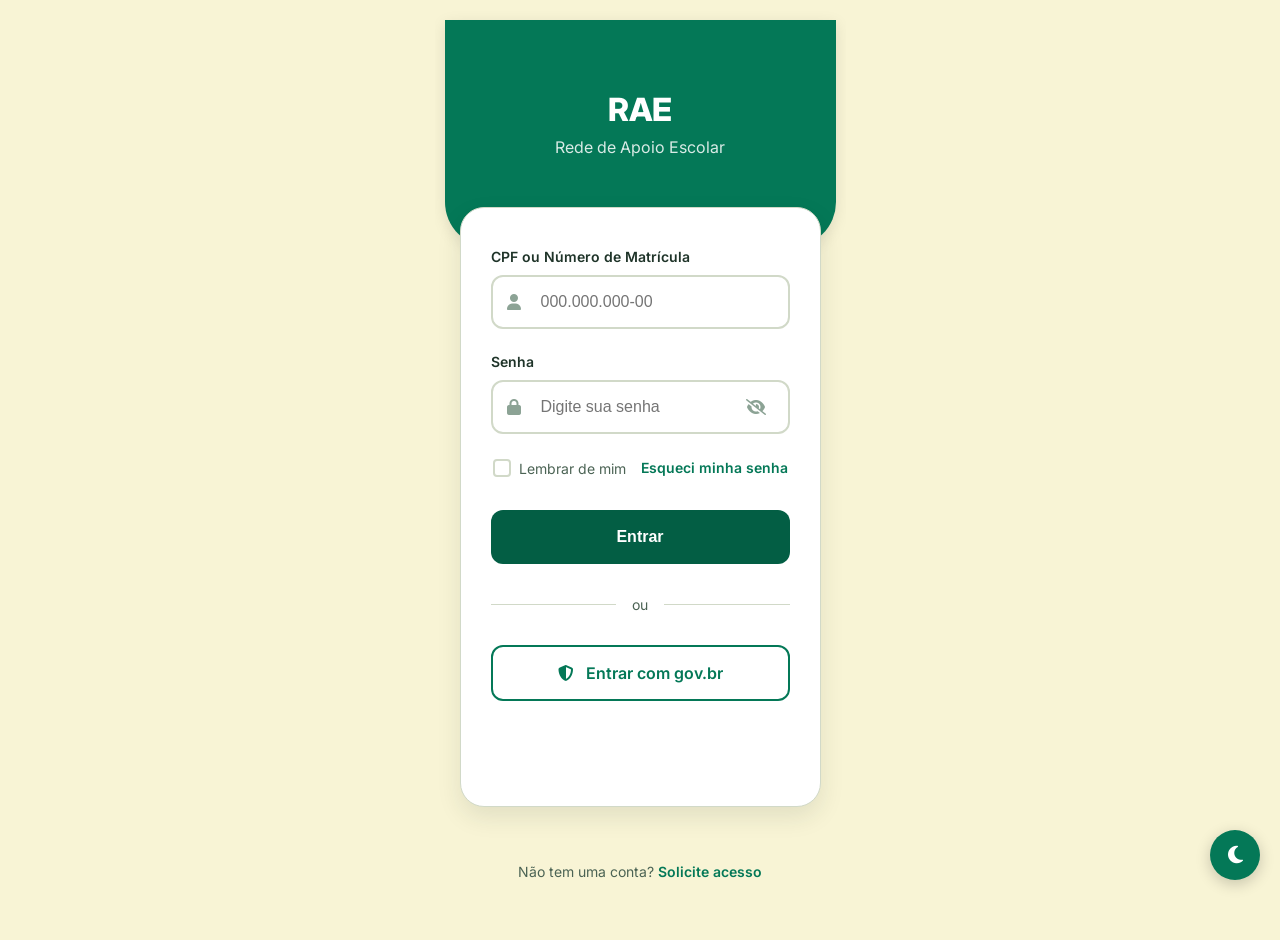
<file: REA/index.html>
<!DOCTYPE html>
<html lang="pt-BR">
<head>
    <meta charset="UTF-8">
    <meta name="viewport" content="width=device-width, initial-scale=1.0">
    <title>RAE - Rede de Apoio Escolar</title>
    <link rel="stylesheet" href="style.css">
    <link rel="preconnect" href="https://fonts.googleapis.com">
    <link rel="preconnect" href="https://fonts.gstatic.com" crossorigin>
    <link href="https://fonts.googleapis.com/css2?family=Inter:wght@400;500;600;700;800&display=swap" rel="stylesheet">
    <link rel="stylesheet" href="https://cdnjs.cloudflare.com/ajax/libs/font-awesome/6.5.2/css/all.min.css">
</head>
<body>
    <div class="login-container">
        <header class="login-header">
            <div class="header-content">
                <h1>RAE</h1>
                <p>Rede de Apoio Escolar</p>
            </div>
        </header>

        <main class="login-main">
            <form class="login-form" id="loginForm" novalidate>
                <div class="form-group">
                    <label for="user-id">CPF ou Número de Matrícula</label>
                    <div class="input-wrapper">
                        <i class="fas fa-user" aria-hidden="true"></i>
                        <input 
                            type="text" 
                            id="user-id" 
                            name="user-id"
                            placeholder="000.000.000-00" 
                            inputmode="numeric" 
                            autocomplete="username"
                            required
                            aria-required="true"
                        >
                    </div>
                    <span class="error-message" id="user-error">Por favor, insira um CPF ou matrícula válida.</span>
                </div>

                <div class="form-group">
                    <label for="password">Senha</label>
                    <div class="input-wrapper">
                        <i class="fas fa-lock" aria-hidden="true"></i>
                        <input 
                            type="password" 
                            id="password" 
                            name="password"
                            placeholder="Digite sua senha" 
                            autocomplete="current-password"
                            required
                            aria-required="true"
                        >
                        <i class="fas fa-eye-slash" id="togglePassword" role="button" aria-label="Mostrar senha" tabindex="0"></i>
                    </div>
                    <span class="error-message" id="password-error">A senha é obrigatória.</span>
                </div>

                <div class="form-options">
                    <label class="remember-me">
                        <input type="checkbox" id="remember">
                        <span>Lembrar de mim</span>
                    </label>
                    <a href="forgot-password.html" target="_blank" class="forgot-password">Esqueci minha senha</a>
                </div>

                <button type="submit" class="btn-login" id="submitBtn">
                    <span class="btn-text">Entrar</span>
                    <div class="loader"></div>
                </button>

                <div class="divider">
                    <span>ou</span>
                </div>

                <a href="https://sso.acesso.gov.br/" target="_blank" class="btn-gov" aria-label="Entrar com a conta gov.br" style="text-decoration: none;">
                    <i class="fas fa-shield-alt" aria-hidden="true"></i>
                    Entrar com gov.br
                </a>
            </form>

            <footer class="login-footer">
                <p>Não tem uma conta? <a href="request-access.html" target="_blank">Solicite acesso</a></p>
            </footer>
        </main>
    </div>
    <script src="script.js"></script>
    <div class="theme-toggle">
        <button id="themeToggleBtn" class="btn-theme" aria-label="Alternar modo claro/escuro">
            <i class="fas fa-moon"></i>
        </button>
    </div>
</body>
</html>
</file>
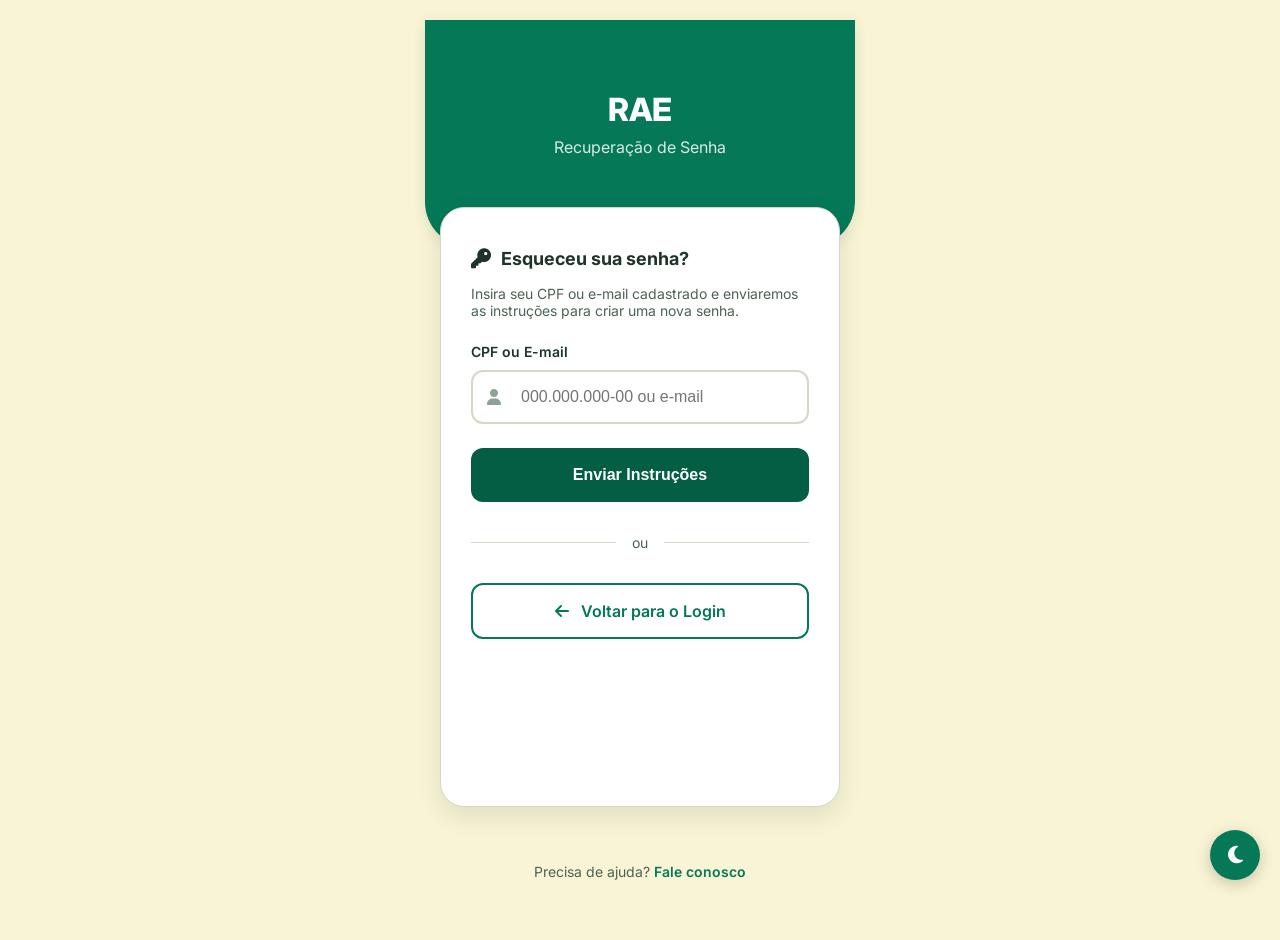
<file: REA/forgot-password.html>
<!DOCTYPE html>
<html lang="pt-BR">
<head>
    <meta charset="UTF-8">
    <meta name="viewport" content="width=device-width, initial-scale=1.0">
    <title>Recuperar Senha - RAE</title>
    <link rel="stylesheet" href="style.css">
    <link rel="preconnect" href="https://fonts.googleapis.com">
    <link rel="preconnect" href="https://fonts.gstatic.com" crossorigin>
    <link href="https://fonts.googleapis.com/css2?family=Inter:wght@400;500;600;700;800&display=swap" rel="stylesheet">
    <link rel="stylesheet" href="https://cdnjs.cloudflare.com/ajax/libs/font-awesome/6.5.2/css/all.min.css">
</head>
<body>
    <div class="login-container">
        <header class="login-header">
            <div class="header-content">
                <h1>RAE</h1>
                <p>Recuperação de Senha</p>
            </div>
        </header>

        <main class="login-main">
            <div class="login-form">
                <div class="section-header">
                    <i class="fas fa-key"></i>
                    <h2>Esqueceu sua senha?</h2>
                </div>
                <p style="margin-bottom: 24px; font-size: 14px; color: var(--text-muted);">Insira seu CPF ou e-mail cadastrado e enviaremos as instruções para criar uma nova senha.</p>
                
                <form id="forgotPasswordForm" novalidate>
                    <div id="forgotMessageContainer" class="message-banner" style="display: none; margin-bottom: 20px;"></div>
                    <div class="form-group">
                        <label for="recovery-id">CPF ou E-mail</label>
                        <div class="input-wrapper">
                            <i class="fas fa-user" aria-hidden="true"></i>
                            <input 
                                type="text" 
                                id="recovery-id" 
                                name="recovery-id"
                                placeholder="000.000.000-00 ou e-mail" 
                                required
                            >
                        </div>
                    </div>

                    <button type="submit" class="btn-login">
                        <span class="btn-text">Enviar Instruções</span>
                    </button>
                </form>

                <div class="divider">
                    <span>ou</span>
                </div>

                <a href="index.html" class="btn-gov" style="text-decoration: none;">
                    <i class="fas fa-arrow-left"></i>
                    Voltar para o Login
                </a>
            </div>

            <footer class="login-footer">
                <p>Precisa de ajuda? <a href="#">Fale conosco</a></p>
            </footer>
        </main>
    </div>
    <script src="script.js"></script>
    <div class="theme-toggle">
        <button id="themeToggleBtn" class="btn-theme" aria-label="Alternar modo claro/escuro">
            <i class="fas fa-moon"></i>
        </button>
    </div>
</body>
</html>
</file>
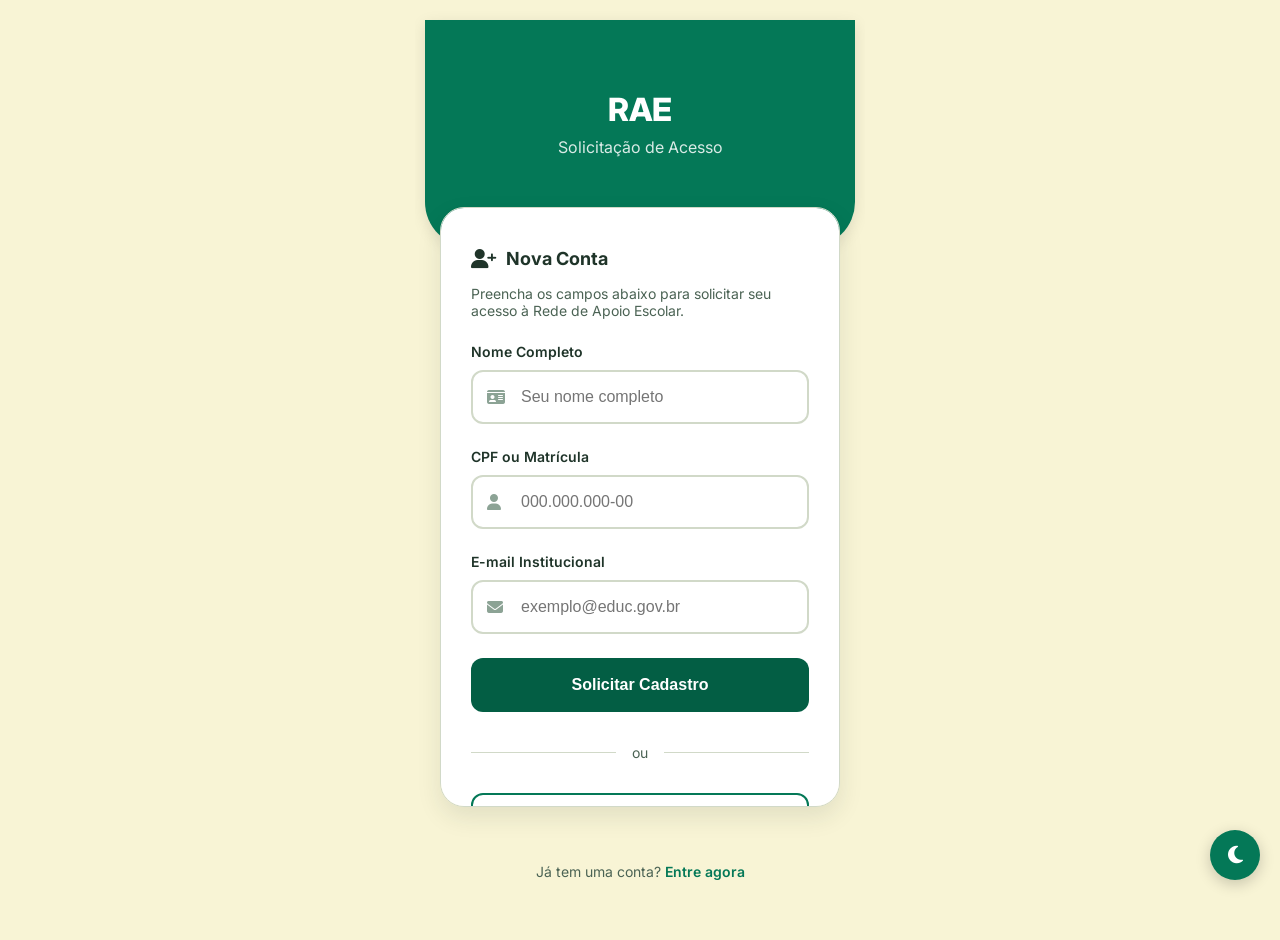
<file: REA/request-access.html>
<!DOCTYPE html>
<html lang="pt-BR">
<head>
    <meta charset="UTF-8">
    <meta name="viewport" content="width=device-width, initial-scale=1.0">
    <title>Solicitar Acesso - RAE</title>
    <link rel="stylesheet" href="style.css">
    <link rel="preconnect" href="https://fonts.googleapis.com">
    <link rel="preconnect" href="https://fonts.gstatic.com" crossorigin>
    <link href="https://fonts.googleapis.com/css2?family=Inter:wght@400;500;600;700;800&display=swap" rel="stylesheet">
    <link rel="stylesheet" href="https://cdnjs.cloudflare.com/ajax/libs/font-awesome/6.5.2/css/all.min.css">
</head>
<body>
    <div class="login-container">
        <header class="login-header">
            <div class="header-content">
                <h1>RAE</h1>
                <p>Solicitação de Acesso</p>
            </div>
        </header>

        <main class="login-main">
            <div class="login-form">
                <div class="section-header">
                    <i class="fas fa-user-plus"></i>
                    <h2>Nova Conta</h2>
                </div>
                <p style="margin-bottom: 24px; font-size: 14px; color: var(--text-muted);">Preencha os campos abaixo para solicitar seu acesso à Rede de Apoio Escolar.</p>
                
                <form id="requestAccessForm" novalidate>
                    <div id="requestMessageContainer" class="message-banner" style="display: none; margin-bottom: 20px;"></div>
                    <div class="form-group">
                        <label for="full-name">Nome Completo</label>
                        <div class="input-wrapper">
                            <i class="fas fa-id-card" aria-hidden="true"></i>
                            <input 
                                type="text" 
                                id="full-name" 
                                name="full-name"
                                placeholder="Seu nome completo" 
                                required
                            >
                        </div>
                    </div>

                    <div class="form-group">
                        <label for="reg-id">CPF ou Matrícula</label>
                        <div class="input-wrapper">
                            <i class="fas fa-user" aria-hidden="true"></i>
                            <input 
                                type="text" 
                                id="reg-id" 
                                name="reg-id"
                                placeholder="000.000.000-00" 
                                required
                            >
                        </div>
                    </div>

                    <div class="form-group">
                        <label for="reg-email">E-mail Institucional</label>
                        <div class="input-wrapper">
                            <i class="fas fa-envelope" aria-hidden="true"></i>
                            <input 
                                type="email" 
                                id="reg-email" 
                                name="reg-email"
                                placeholder="exemplo@educ.gov.br" 
                                required
                            >
                        </div>
                    </div>

                    <button type="submit" class="btn-login">
                        <span class="btn-text">Solicitar Cadastro</span>
                    </button>
                </form>

                <div class="divider">
                    <span>ou</span>
                </div>

                <a href="index.html" class="btn-gov" style="text-decoration: none;">
                    <i class="fas fa-arrow-left"></i>
                    Voltar para o Login
                </a>
            </div>

            <footer class="login-footer">
                <p>Já tem uma conta? <a href="index.html">Entre agora</a></p>
            </footer>
        </main>
    </div>
    <script src="script.js"></script>
    <div class="theme-toggle">
        <button id="themeToggleBtn" class="btn-theme" aria-label="Alternar modo claro/escuro">
            <i class="fas fa-moon"></i>
        </button>
    </div>
</body>
</html>
</file>
<file: REA/style.css>
/* Variáveis de Cores e Estilos - Nova Paleta */
:root {
    --primary-color: #047857;
    --primary-dark: #035e44;
    --primary-light: #7dd761;
    --accent-color: #ffdf00;
    --bg-color: #f8f4d5;
    --card-bg: #ffffff;
    --text-main: #1f3429;
    --text-muted: #4b6354;
    --text-placeholder: #8ca395;
    --border-color: #d1d9c8;
    --error-color: #dc2626;
    --success-color: #059669;
    --radius-header: 45px;
    --radius-card: 24px;
    --radius-input: 12px;
    --shadow-soft: 0 10px 25px rgba(31, 52, 41, 0.1);
    --transition-fast: 0.2s ease;
}

/* Modo Escuro (Baseado em Classe no HTML) */
html.dark-mode {
    --bg-color: #1f3429;
    --card-bg: #2a4438;
    --text-main: #f8f4d5;
    --text-muted: #a3b89a;
    --text-placeholder: #5c7568;
    --border-color: #3d5a4b;
    --shadow-soft: 0 10px 25px rgba(0, 0, 0, 0.3);
    --primary-light: rgba(125, 215, 97, 0.1);
}

html.dark-mode body {
    background-color: var(--bg-color);
}

html.dark-mode .login-header, 
html.dark-mode .dashboard-header {
    background-color: #2a4438;
    border-bottom: 1px solid var(--border-color);
}

html.dark-mode .btn-login {
    background-color: var(--primary-color);
}

html.dark-mode .btn-gov {
    border-color: var(--primary-color);
    color: var(--primary-color);
    background-color: transparent;
}

html.dark-mode .summary-card,
html.dark-mode .menu-card,
html.dark-mode .info-item {
    background-color: #345245;
}

html.dark-mode .menu-card.active {
    border-color: var(--accent-color);
}

html.dark-mode .tab-btn.active {
    background-color: var(--primary-color);
}

/* Botão de Alternar Tema */
.theme-toggle {
    position: fixed;
    bottom: 20px;
    right: 20px;
    z-index: 1000;
}

.btn-theme {
    width: 50px;
    height: 50px;
    border-radius: 50%;
    border: none;
    background-color: var(--primary-color);
    color: white;
    cursor: pointer;
    box-shadow: 0 4px 15px rgba(0, 0, 0, 0.2);
    display: flex;
    align-items: center;
    justify-content: center;
    font-size: 20px;
    transition: transform 0.2s, background-color 0.2s;
}

.btn-theme:hover {
    transform: scale(1.1);
    background-color: var(--primary-dark);
}

/* Reset e Base */
* {
    margin: 0;
    padding: 0;
    box-sizing: border-box;
}

body, html {
    font-family: 'Inter', sans-serif;
    background-color: var(--bg-color);
    color: var(--text-main);
    min-height: 100vh;
    overflow-x: hidden;
    transition: background-color var(--transition-fast);
    display: flex;
    justify-content: center;
    align-items: center; /* Centraliza verticalmente por padrão */
}

/* Estilo para alinhar login ao topo se necessário, mas manter dashboard centrado */
.dashboard-body {
    display: flex;
    justify-content: center;
    align-items: center;
}

/* Container Principal com animação de entrada */
.login-container, .dashboard-container {
    width: 100%;
    max-width: 420px;
    margin: 20px auto;
    display: flex;
    flex-direction: column;
    animation: fadeIn 0.6s ease-out;
    box-sizing: border-box;
    padding: 0 10px; /* Pequeno respiro nas bordas em mobile */
}

/* Suporte para Desktop (PC) */
@media (min-width: 768px) {
    .login-container, .dashboard-container {
        max-width: 420px; 
    }

    .login-form, .tab-pane {
        height: 600px !important; 
        padding: 40px 30px !important;
        width: 100% !important;
    }

    /* Ajustes para a nova largura */
    .home-grid {
        display: flex !important;
        flex-direction: column;
        gap: 15px !important;
    }

    .info-banner {
        grid-column: auto;
    }

    .menu-grid {
        display: flex !important;
        flex-direction: column;
        gap: 12px !important;
    }

    .tabs-nav {
        max-width: 420px !important;
        padding: 8px !important;
    }

    .tab-btn {
        flex-direction: column !important; /* Mantém ícone acima do texto no PC */
        gap: 4px !important;
        font-size: 12px !important;
        padding: 10px !important;
    }

    .tab-btn i {
        font-size: 16px !important;
    }

    .profile-info-list {
        display: flex !important;
        flex-direction: column !important;
        gap: 12px !important;
    }

    /* Ajuste para o login no PC */
    .login-container {
        max-width: 450px;
    }
}

@keyframes fadeIn {
    from { opacity: 0; transform: translateY(10px); }
    to { opacity: 1; transform: translateY(0); }
}

/* Cabeçalho */
.login-header, .dashboard-header {
    background-color: var(--primary-color);
    color: #ffffff;
    padding: 70px 20px 90px 20px;
    text-align: center;
    border-bottom-left-radius: var(--radius-header);
    border-bottom-right-radius: var(--radius-header);
    box-shadow: 0 4px 15px rgba(0, 0, 0, 0.1);
    position: relative;
    z-index: 5;
}

.login-header h1, .dashboard-header h1 {
    font-size: 32px;
    font-weight: 800;
    margin-bottom: 8px;
    letter-spacing: -0.5px;
}

.login-header p, .dashboard-header p {
    font-size: 16px;
    font-weight: 400;
    color: rgba(255, 255, 255, 0.85);
}

/* Logout Button */
.btn-logout {
    position: absolute;
    top: 20px;
    right: 20px;
    background: rgba(255, 255, 255, 0.2);
    border: none;
    color: white;
    width: 40px;
    height: 40px;
    border-radius: 50%;
    cursor: pointer;
    display: flex;
    align-items: center;
    justify-content: center;
    transition: background 0.2s;
}

.btn-logout:hover {
    background: rgba(255, 255, 255, 0.3);
}

/* Área Central */
.login-main, .dashboard-main {
    padding: 0 15px 40px;
    margin-top: -40px;
    position: relative;
    z-index: 10;
    display: flex;
    flex-direction: column;
    align-items: center;
    width: 100%;
    box-sizing: border-box;
}

/* Navegação por Abas (Horizontal Scrollable) */
.tabs-nav {
    display: flex;
    background-color: var(--card-bg);
    padding: 8px;
    border-radius: 16px;
    margin-bottom: 24px;
    box-shadow: var(--shadow-soft);
    border: 1px solid var(--border-color);
    width: 100%;
    max-width: 420px;
    overflow-x: auto;
    overflow-y: hidden;
    gap: 8px;
    scrollbar-width: thin; /* Firefox: barra fina */
    scrollbar-color: var(--primary-color) var(--bg-color); /* Firefox */
    -ms-overflow-style: auto;
}

/* Estilização da barra de rolagem (Chrome, Safari, Edge) */
.tabs-nav::-webkit-scrollbar {
    height: 6px; /* Barra horizontal fina */
}

.tabs-nav::-webkit-scrollbar-track {
    background: var(--bg-color);
    border-radius: 10px;
}

.tabs-nav::-webkit-scrollbar-thumb {
    background: var(--primary-light);
    border-radius: 10px;
    border: 1px solid var(--border-color);
}

.tabs-nav::-webkit-scrollbar-thumb:hover {
    background: var(--primary-color);
}

.tab-btn {
    flex: 0 0 85px; /* Não permite encolher nem crescer, largura fixa de 85px */
    display: flex;
    flex-direction: column;
    align-items: center;
    justify-content: center;
    gap: 4px;
    padding: 10px 5px;
    border: none;
    background: transparent;
    color: var(--text-muted);
    font-size: 11px;
    font-weight: 600;
    cursor: pointer;
    border-radius: 12px;
    transition: all 0.2s;
}

.tab-btn i {
    font-size: 16px;
}

.tab-btn.active {
    background-color: var(--primary-color);
    color: white;
    box-shadow: 0 4px 10px rgba(0, 51, 153, 0.2);
}

/* Estilos da Tela de Início (Home) */
.home-grid {
    display: flex;
    flex-direction: column;
    gap: 16px;
}

.summary-card {
    display: flex;
    align-items: center;
    gap: 16px;
    padding: 20px;
    background-color: var(--bg-color);
    border-radius: 16px;
    border: 1px solid var(--border-color);
    transition: transform 0.2s;
}

.summary-card:hover {
    transform: translateY(-2px);
}

.summary-card i {
    font-size: 24px;
    color: var(--primary-color);
    background: var(--primary-light);
    width: 50px;
    height: 50px;
    display: flex;
    align-items: center;
    justify-content: center;
    border-radius: 12px;
}

.summary-card h3 {
    font-size: 14px;
    color: var(--text-muted);
    margin-bottom: 4px;
}

.summary-card p {
    font-size: 15px;
    font-weight: 700;
    color: var(--text-main);
}

.info-banner {
    display: flex;
    align-items: center;
    gap: 12px;
    padding: 16px;
    background: linear-gradient(135deg, var(--primary-color), var(--primary-dark));
    color: white;
    border-radius: 16px;
    font-size: 14px;
}

.info-banner i {
    font-size: 20px;
}

/* Estilos do Card de Frequência */
.progress-bar-container {
    display: flex;
    align-items: center;
    gap: 10px;
    width: 100%;
}

.progress-bar {
    flex: 1;
    height: 12px;
    background-color: var(--border-color);
    border-radius: 6px;
    overflow: hidden;
}

.progress-bar-fill {
    width: 95%; /* Exemplo */
    height: 100%;
    background-color: var(--success-color);
    border-radius: 6px;
    transition: width 0.5s ease-out;
}

.progress-label {
    font-size: 14px;
    font-weight: 700;
    color: var(--text-main);
}

/* Estilos da Aba de Perfil */
.profile-container {
    display: flex;
    flex-direction: column;
    align-items: stretch; /* Mudado de center para stretch para evitar compressão */
    gap: 24px;
    width: 100%;
}

.profile-header {
    text-align: center;
    width: 100%;
}

.profile-avatar {
    width: 100px;
    height: 100px;
    background-color: var(--primary-light);
    color: var(--primary-color);
    border-radius: 50%;
    display: flex;
    align-items: center;
    justify-content: center;
    font-size: 40px;
    margin: 0 auto 16px;
    border: 4px solid var(--card-bg);
    box-shadow: var(--shadow-soft);
}

.profile-header h3 {
    font-size: 20px;
    font-weight: 700;
    margin-bottom: 4px;
}

.profile-header p {
    font-size: 14px;
    color: var(--text-muted);
}

.profile-info-list {
    width: 100%;
    display: flex;
    flex-direction: column;
    gap: 12px;
}

.info-item {
    display: flex;
    justify-content: space-between;
    padding: 14px;
    background-color: var(--bg-color);
    border-radius: 12px;
    font-size: 14px;
}

.info-label {
    color: var(--text-muted);
    font-weight: 600;
}

.info-value {
    color: var(--text-main);
    font-weight: 700;
}

.status-active {
    color: var(--success-color);
}

.btn-edit-profile {
    width: 100%;
    padding: 14px;
    background-color: transparent;
    color: var(--primary-color);
    border: 2px solid var(--primary-color);
    border-radius: 12px;
    font-size: 15px;
    font-weight: 700;
    cursor: pointer;
    display: flex;
    align-items: center;
    justify-content: center;
    gap: 8px;
    transition: all 0.2s;
}

.btn-edit-profile:hover {
    background-color: var(--primary-light);
}

/* Estilo para lista de escolas do professor */
.schools-list {
    flex-direction: column;
    align-items: flex-start !important;
}

#teacherSchools {
    display: flex;
    flex-direction: column;
    gap: 4px;
    margin-top: 4px;
}

/* Modal de Edição */
.modal-overlay {
    position: fixed;
    top: 0;
    left: 0;
    width: 100%;
    height: 100%;
    background-color: rgba(0, 0, 0, 0.5);
    display: none; /* Escondido por padrão */
    justify-content: center;
    align-items: center;
    z-index: 1000;
    backdrop-filter: blur(4px);
    animation: fadeIn 0.3s ease;
}

.modal-overlay.active {
    display: flex;
}

.modal-card {
    background-color: var(--card-bg);
    width: 90%;
    max-width: 400px;
    border-radius: 24px;
    padding: 24px;
    box-shadow: 0 20px 40px rgba(0, 0, 0, 0.2);
    animation: slideUp 0.3s ease;
}

@keyframes slideUp {
    from { transform: translateY(20px); opacity: 0; }
    to { transform: translateY(0); opacity: 1; }
}

.modal-header {
    display: flex;
    justify-content: space-between;
    align-items: center;
    margin-bottom: 24px;
}

.modal-header h2 {
    font-size: 20px;
    font-weight: 700;
    color: var(--text-main);
}

.btn-close-modal {
    background: none;
    border: none;
    font-size: 28px;
    color: var(--text-muted);
    cursor: pointer;
    line-height: 1;
}

.modal-form .form-group {
    margin-bottom: 16px;
}

.modal-form label {
    display: block;
    font-size: 14px;
    font-weight: 600;
    color: var(--text-muted);
    margin-bottom: 6px;
}

.modal-form input {
    width: 100%;
    padding: 12px 16px;
    border: 2px solid var(--border-color);
    border-radius: 12px;
    background: var(--bg-color);
    color: var(--text-main);
    font-size: 14px;
}

.modal-form input:focus {
    outline: none;
    border-color: var(--primary-color);
}

.modal-actions {
    margin-top: 24px;
}

.btn-save-profile {
    width: 100%;
    padding: 16px;
    background-color: var(--primary-color);
    color: white;
    border: none;
    border-radius: 12px;
    font-size: 16px;
    font-weight: 700;
    cursor: pointer;
    transition: background 0.2s;
}

.btn-save-profile:hover {
    background-color: var(--primary-dark);
}

/* Container de Abas e Conteúdo */
.tab-content {
    width: 100%;
    display: flex;
    flex-direction: column;
    align-items: center;
}

/* Formulário e Abas Individuais - Padronização Radical de Largura e Altura */
.login-form, .tab-pane {
    background-color: var(--card-bg);
    border-radius: var(--radius-card);
    padding: 36px 20px;
    box-shadow: var(--shadow-soft);
    border: 1px solid var(--border-color);
    margin-bottom: 24px;
    width: 100% !important; 
    height: 600px !important; 
    min-height: 600px;
    display: flex; /* Forçado para que todas as abas tenham o mesmo comportamento base */
    flex-direction: column;
    overflow-y: auto;
    overflow-x: hidden;
    scrollbar-width: none;
    -ms-overflow-style: none;
    box-sizing: border-box;
    flex-shrink: 0;
}

/* Esconde as abas inativas mantendo a estrutura */
.tab-pane:not(.active) {
    display: none !important;
}

.tab-pane.active {
    display: flex !important;
}

/* Diferenciação de Display */
.login-form {
    display: flex;
    justify-content: flex-start;
}

.tab-pane {
    display: none; 
    justify-content: flex-start;
    align-items: stretch; /* Garante que o conteúdo estique até a borda */
}

.tab-pane.active {
    display: flex;
}

/* Grids e Containers Internos do Dashboard */
.home-grid, .menu-grid, .todo-container, .profile-container, .todo-form, .todo-list, .profile-info-list {
    width: 100% !important;
    min-width: 100%; /* Força a largura total do card */
    display: flex;
    flex-direction: column;
    align-items: stretch; /* Garante que os itens internos não se comprimam ao centro */
    gap: 16px;
    padding-bottom: 20px;
    box-sizing: border-box;
}

.section-header {
    width: 100%;
    margin-bottom: 16px;
    display: flex;
    align-items: center;
    gap: 10px;
}

/* Itens que DEVEM preencher o espaço lateral */
.summary-card, .menu-card, .todo-item, .info-item, .btn-edit-profile, .todo-form input, .btn-login, .btn-gov {
    width: 100% !important;
    box-sizing: border-box;
}

.section-header i {
    font-size: 20px;
}

.section-header h2 {
    font-size: 18px;
    font-weight: 700;
    color: var(--text-main);
}

/* Grid de Cardápio */
.menu-grid {
    display: flex;
    flex-direction: column;
    gap: 12px;
}

.menu-card {
    background-color: var(--bg-color);
    padding: 16px;
    border-radius: 16px;
    border: 1px solid var(--border-color);
}

.menu-card .day {
    font-size: 12px;
    font-weight: 700;
    color: var(--primary-color);
    text-transform: uppercase;
    display: block;
    margin-bottom: 4px;
}

.menu-card .meal {
    font-size: 14px;
    color: var(--text-main);
}

.menu-card.active {
    border-color: var(--primary-color);
    background-color: var(--primary-light);
}

/* Lista de Afazeres (Todo) */
.todo-form {
    display: flex;
    gap: 10px;
    margin-bottom: 20px;
}

.todo-form input {
    flex: 1;
    padding: 12px 16px;
    border: 2px solid var(--border-color);
    border-radius: 12px;
    background: transparent;
    color: var(--text-main);
    font-size: 14px;
}

.todo-form input:focus {
    outline: none;
    border-color: var(--primary-color);
}

.btn-add-todo {
    background-color: var(--primary-color);
    color: white;
    border: none;
    width: 44px;
    height: 44px;
    border-radius: 12px;
    cursor: pointer;
    display: flex;
    align-items: center;
    justify-content: center;
    transition: background 0.2s;
}

.btn-add-todo:hover {
    background-color: var(--primary-dark);
}

.todo-list {
    list-style: none;
}

.todo-item {
    display: flex;
    align-items: center;
    gap: 12px;
    padding: 12px;
    border-bottom: 1px solid var(--border-color);
    animation: slideIn 0.3s ease-out;
}

@keyframes slideIn {
    from { opacity: 0; transform: translateX(-10px); }
    to { opacity: 1; transform: translateX(0); }
}

.todo-item:last-child {
    border-bottom: none;
}

.todo-item input[type="checkbox"] {
    appearance: none;
    width: 20px;
    height: 20px;
    border: 2px solid var(--border-color);
    border-radius: 6px;
    cursor: pointer;
    position: relative;
    transition: all 0.2s;
}

.todo-item input[type="checkbox"]:checked {
    background-color: var(--success-color);
    border-color: var(--success-color);
}

.todo-item input[type="checkbox"]:checked::after {
    content: '\f00c';
    font-family: 'Font Awesome 6 Free';
    font-weight: 900;
    font-size: 10px;
    color: white;
    position: absolute;
    top: 50%;
    left: 50%;
    transform: translate(-50%, -50%);
}

.todo-item span {
    flex: 1;
    font-size: 14px;
}

.todo-item.completed span {
    text-decoration: line-through;
    color: var(--text-muted);
}

.btn-delete-todo {
    color: var(--text-placeholder);
    background: none;
    border: none;
    cursor: pointer;
    padding: 8px;
    transition: color 0.2s;
}

.btn-delete-todo:hover {
    color: var(--error-color);
}

/* LOGIN FORM STYLES (Existing) */
.form-group {
    margin-bottom: 24px;
}

.form-group label {
    display: block;
    font-size: 14px;
    font-weight: 600;
    color: var(--text-main);
    margin-bottom: 10px;
}

.input-wrapper {
    position: relative;
    display: flex;
    align-items: center;
}

.input-wrapper i {
    position: absolute;
    left: 16px;
    color: var(--text-placeholder);
    transition: color var(--transition-fast);
}

.input-wrapper input {
    width: 100%;
    padding: 16px 16px 16px 48px;
    border: 2px solid var(--border-color);
    background-color: transparent;
    border-radius: var(--radius-input);
    font-size: 16px;
    color: var(--text-main);
    transition: all var(--transition-fast);
}

.input-wrapper input:focus {
    outline: none;
    border-color: var(--primary-color);
    box-shadow: 0 0 0 4px rgba(0, 51, 153, 0.15);
}

#togglePassword {
    position: absolute;
    right: 16px;
    cursor: pointer;
    color: var(--text-placeholder);
    left: auto;
    padding: 8px;
    border-radius: 50%;
}

/* Opções Extras (Lembrar-me e Esqueci minha senha) */
.form-options {
    display: flex;
    justify-content: space-between;
    align-items: center; /* Nivelamento horizontal perfeito */
    margin-bottom: 32px;
    width: 100%;
    gap: 15px;
    padding: 0 2px; /* Pequeno ajuste para alinhar com os inputs acima */
}

.remember-me {
    display: inline-flex;
    align-items: center;
    gap: 8px;
    font-size: 14px;
    color: var(--text-muted);
    cursor: pointer;
    user-select: none;
    transition: color var(--transition-fast);
    flex-shrink: 0;
    margin: 0;
    height: 20px; /* Altura fixa para nivelar com o link */
}

.remember-me:hover {
    color: var(--text-main);
}

.remember-me input {
    appearance: none;
    width: 18px;
    height: 18px;
    border: 2px solid var(--border-color);
    border-radius: 4px;
    background-color: transparent;
    cursor: pointer;
    position: relative;
    transition: all var(--transition-fast);
    flex-shrink: 0;
    margin: 0; /* Remove margens que desalinhariam */
}

.remember-me input:checked {
    background-color: var(--primary-color);
    border-color: var(--primary-color);
}

.remember-me input:checked::after {
    content: '\f00c';
    font-family: 'Font Awesome 6 Free';
    font-weight: 900;
    font-size: 10px;
    color: white;
    position: absolute;
    top: 50%;
    left: 50%;
    transform: translate(-50%, -50%);
}

.remember-me input:focus {
    outline: none;
    box-shadow: 0 0 0 3px var(--primary-light);
}

/* Link "Esqueci minha senha" */
.forgot-password {
    font-size: 14px;
    color: var(--primary-color);
    text-decoration: none;
    font-weight: 600;
    transition: all var(--transition-fast);
    border-bottom: 1px solid transparent;
    text-align: right;
    white-space: nowrap;
    display: inline-flex;
    align-items: center;
    height: 20px; /* Mesma altura fixa do Lembrar-me */
}

.btn-login {
    width: 100%;
    padding: 18px;
    background-color: var(--primary-dark);
    color: #ffffff;
    border: none;
    border-radius: var(--radius-input);
    font-size: 16px;
    font-weight: 700;
    cursor: pointer;
    display: flex;
    align-items: center;
    justify-content: center;
    gap: 10px;
}

.loader {
    width: 18px;
    height: 18px;
    border: 3px solid #ffffff;
    border-bottom-color: transparent;
    border-radius: 50%;
    display: none;
    animation: rotation 1s linear infinite;
}

@keyframes rotation {
    0% { transform: rotate(0deg); }
    100% { transform: rotate(360deg); }
}

.divider {
    display: flex;
    align-items: center;
    text-align: center;
    margin: 32px 0;
}

.divider::before, .divider::after {
    content: '';
    flex: 1;
    border-bottom: 1px solid var(--border-color);
}

.divider span {
    padding: 0 16px;
    font-size: 14px;
    color: var(--text-muted);
}

.btn-gov {
    width: 100%;
    padding: 16px;
    background-color: var(--card-bg);
    color: var(--primary-color);
    border: 2px solid var(--primary-color);
    border-radius: var(--radius-input);
    font-size: 16px;
    font-weight: 600;
    cursor: pointer;
    display: flex;
    align-items: center;
    justify-content: center;
    gap: 12px;
}

.login-footer {
    text-align: center;
    margin-top: 32px;
    font-size: 14px;
    color: var(--text-muted);
}

.login-footer a {
    color: var(--primary-color);
    text-decoration: none;
    font-weight: 600;
}

.error-message {
    color: #dc2626;
    font-size: 11px;
    font-weight: 600;
    margin-top: 6px;
    display: none;
    align-items: center;
    gap: 6px;
    animation: fadeIn 0.2s ease;
}

.error-message::before {
    content: '\f06a';
    font-family: 'Font Awesome 6 Free';
    font-weight: 900;
}

html.dark-mode .error-message {
    color: #f87171;
}

.input-error {
    border-color: var(--error-color) !important;
}

/* Banners de Mensagem */
.message-banner {
    padding: 16px 20px;
    border-radius: 16px;
    font-size: 15px;
    font-weight: 600;
    line-height: 1.5;
    animation: slideInDown 0.4s cubic-bezier(0.18, 0.89, 0.32, 1.28);
    width: 100%;
    box-sizing: border-box;
    display: flex;
    align-items: center;
    gap: 12px;
    box-shadow: 0 4px 12px rgba(0, 0, 0, 0.1);
}

@keyframes slideInDown {
    from { opacity: 0; transform: translateY(-20px); }
    to { opacity: 1; transform: translateY(0); }
}

.message-banner i {
    font-size: 20px;
    flex-shrink: 0;
}

.message-banner.success {
    background-color: #dcfce7;
    color: #166534;
    border: 1px solid #b9fbc0;
}

/* Edit Avatar Styles */
.edit-avatar-preview {
    width: 100px;
    height: 100px;
    margin: 0 auto;
    background-color: var(--bg-color);
    border-radius: 50%;
    display: flex;
    align-items: center;
    justify-content: center;
    overflow: hidden;
    box-shadow: var(--shadow-soft);
    position: relative;
}

/* Estilos para a Aba de Faltas - Organização por Turno e Ano */
.shift-block {
    background: var(--card-bg);
    border-radius: var(--radius-card);
    padding: 15px;
    border: 1px solid var(--border-color);
    box-shadow: var(--shadow-soft);
}

.shift-title {
    font-size: 16px;
    color: var(--primary-color);
    margin-bottom: 15px;
    display: flex;
    align-items: center;
    gap: 8px;
    border-bottom: 2px solid var(--primary-light);
    padding-bottom: 8px;
}

.absences-grid-years {
    display: grid;
    grid-template-columns: repeat(3, 1fr);
    gap: 12px;
}

.year-column h4 {
    font-size: 13px;
    color: var(--text-muted);
    margin-bottom: 8px;
    text-align: center;
    text-transform: uppercase;
    letter-spacing: 0.5px;
}

.class-list {
    display: flex;
    flex-direction: column;
    gap: 8px;
}

.class-card {
    appearance: none;
    -webkit-appearance: none;
    font-family: inherit;
}

.clickable-class, .clickable-library-class {
    background: var(--card-bg);
    padding: 15px;
    border-radius: var(--radius-input);
    text-align: center;
    border: 1px solid var(--border-color);
    color: var(--text-main);
    cursor: pointer;
    transition: all 0.2s ease;
    display: flex;
    align-items: center;
    justify-content: center;
    font-weight: 700;
}

html.dark-mode .clickable-class, html.dark-mode .clickable-library-class {
    color: #e2e8f0;
}

.clickable-class:hover, .clickable-library-class:hover {
    border-color: var(--primary-color);
    transform: translateY(-2px);
    box-shadow: var(--shadow-soft);
}

.student-item {
    background: var(--card-bg);
    padding: 14px;
    border-radius: var(--radius-input);
    border: 1px solid var(--border-color);
    display: flex;
    flex-direction: column;
    gap: 10px;
}

.student-info {
    display: flex;
    align-items: center;
    gap: 15px;
}

.student-number {
    width: 30px;
    height: 30px;
    background-color: var(--primary-light);
    color: var(--primary-color);
    border-radius: 8px;
    display: flex;
    align-items: center;
    justify-content: center;
    font-weight: 800;
    font-size: 14px;
    flex-shrink: 0;
    border: 1px solid var(--primary-color);
    box-shadow: 0 2px 4px rgba(0, 0, 0, 0.05);
}

html.dark-mode .student-number {
    background-color: rgba(37, 99, 235, 0.15);
    color: #60a5fa;
    border-color: #2563eb;
}

.student-name {
    font-weight: 600;
    font-size: 15px;
}

.student-controls {
    display: flex;
    gap: 8px;
    flex-wrap: wrap;
}

.btn-status {
    flex: 1;
    padding: 8px 12px;
    border-radius: 8px;
    border: 1px solid var(--border-color);
    background: var(--bg-color);
    font-size: 12px;
    font-weight: 600;
    color: var(--text-main);
    cursor: pointer;
    transition: all 0.2s ease;
    display: flex;
    align-items: center;
    justify-content: center;
    gap: 5px;
}

html.dark-mode .btn-status {
    color: #e2e8f0;
    border-color: rgba(255, 255, 255, 0.1);
}

.btn-status.absent.active {
    background-color: #fef2f2;
    color: #dc2626;
    border-color: #ef4444;
}

.btn-status.second-period.active {
    background-color: #eff6ff;
    color: #2563eb;
    border-color: #3b82f6;
}

.btn-status.present.active {
    background-color: #dcfce7;
    color: #166534;
    border-color: #10b981;
}

html.dark-mode .btn-status.absent.active {
    background-color: rgba(239, 68, 68, 0.15);
    color: #f87171;
    border-color: #f87171;
}

html.dark-mode .btn-status.second-period.active {
    background-color: rgba(59, 130, 246, 0.15);
    color: #60a5fa;
    border-color: #60a5fa;
}

html.dark-mode .btn-status.present.active {
    background-color: rgba(16, 185, 129, 0.15);
    color: #34d399;
    border-color: #34d399;
}

.btn-back:hover {
    transform: translateX(-3px);
}

/* --- NOVO DESIGN DA BIBLIOTECA (PROFISSIONAL) --- */
.library-header-ui {
    background: linear-gradient(135deg, #2563eb, #1e40af);
    color: white;
    padding: 30px 20px;
    border-radius: 20px;
    margin-bottom: 25px;
    box-shadow: 0 10px 20px rgba(37, 99, 235, 0.2);
}

.lib-header-content h2 {
    font-size: 24px;
    font-weight: 800;
    margin-bottom: 5px;
    display: flex;
    align-items: center;
    gap: 12px;
}

.lib-header-content p {
    font-size: 14px;
    opacity: 0.9;
}

.library-search-container {
    margin-bottom: 25px;
}

.lib-search-box {
    position: relative;
    display: flex;
    align-items: center;
}

.lib-search-box i {
    position: absolute;
    left: 18px;
    color: #2563eb;
    font-size: 18px;
}

.lib-search-box input {
    width: 100%;
    padding: 16px 20px 16px 55px;
    border: 2px solid #e2e8f0;
    border-radius: 16px;
    font-size: 15px;
    font-weight: 500;
    transition: all 0.3s ease;
    background: var(--card-bg);
    color: var(--text-main);
}

.lib-search-box input:focus {
    outline: none;
    border-color: #2563eb;
    box-shadow: 0 0 0 5px rgba(37, 99, 235, 0.1);
}

/* ---------------------------------------------------------
   SISTEMA DE BIBLIOTECA - REESTRUTURADO
   --------------------------------------------------------- */
.library-header-ui {
    background: linear-gradient(135deg, var(--primary-color) 0%, #065f46 100%);
    padding: 30px;
    border-radius: 20px;
    margin-bottom: 24px;
    color: white;
    box-shadow: 0 10px 25px rgba(4, 120, 87, 0.2);
}

.lib-header-content h2 {
    font-size: 24px;
    font-weight: 800;
    margin-bottom: 6px;
}

.lib-header-content p {
    font-size: 15px;
    opacity: 0.9;
}

.lib-panel-header {
    display: flex;
    align-items: center;
    gap: 15px;
    margin-bottom: 25px;
}

.lib-btn-back {
    background: #f1f5f9;
    border: none;
    padding: 10px 15px;
    border-radius: 12px;
    color: #475569;
    font-weight: 700;
    font-size: 14px;
    cursor: pointer;
    transition: all 0.2s;
}

.lib-btn-back:hover {
    background: #e2e8f0;
    color: #1e293b;
}

.library-student-list {
    display: flex;
    flex-direction: column;
    gap: 15px;
}

/* Estilos Aprimorados para a Seção de Biblioteca */
.search-container {
    background: var(--card-bg);
    padding: 15px;
    border-radius: 16px;
    border: 1px solid var(--border-color);
    box-shadow: var(--shadow-soft);
    margin-bottom: 25px;
}

.search-box {
    position: relative;
    display: flex;
    align-items: center;
}

.search-box i {
    position: absolute;
    left: 16px;
    color: var(--primary-color);
    font-size: 18px;
}

.search-box input {
    width: 100%;
    padding: 14px 16px 14px 48px;
    border: 2px solid var(--border-color);
    border-radius: 12px;
    background: var(--bg-color);
    color: var(--text-main);
    font-size: 15px;
    font-weight: 500;
    transition: all 0.3s ease;
}

.search-box input:focus {
    outline: none;
    border-color: var(--primary-color);
    box-shadow: 0 0 0 4px rgba(4, 120, 87, 0.1);
    background: var(--card-bg);
}

.student-loan-card {
    background: var(--card-bg);
    border-radius: 20px;
    padding: 20px;
    margin-bottom: 16px;
    border: 1px solid var(--border-color);
    box-shadow: var(--shadow-soft);
    transition: all 0.3s ease;
}

.student-loan-card:hover {
    box-shadow: 0 15px 30px rgba(0, 0, 0, 0.08);
}

.loan-badge {
    padding: 4px 12px;
    border-radius: 20px;
    font-size: 11px;
    font-weight: 700;
    text-transform: uppercase;
    display: inline-block;
    white-space: nowrap;
    letter-spacing: 0.5px;
}

.loan-badge.active {
    background: #dcfce7;
    color: #166534;
}

.loan-badge.none {
    background: #f1f5f9;
    color: #475569;
}

.book-item-ui {
    display: flex;
    align-items: center;
    justify-content: space-between;
    padding: 12px;
    background: var(--bg-color);
    border-radius: 12px;
    margin-top: 10px;
    border: 1px solid transparent;
    transition: all 0.2s ease;
}

.book-item-ui:hover {
    border-color: var(--primary-color);
    background: var(--card-bg);
}

.btn-loan-action {
    width: 36px;
    height: 36px;
    border-radius: 10px;
    display: flex;
    align-items: center;
    justify-content: center;
    cursor: pointer;
    transition: all 0.2s ease;
    border: none;
}

.btn-loan-action.return {
    background: #fee2e2;
    color: #dc2626;
}

.btn-loan-action.return:hover {
    background: #dc2626;
    color: white;
}

.btn-new-loan-ui {
    background: var(--primary-color);
    color: white;
    border: none;
    padding: 10px 18px;
    border-radius: 10px;
    font-weight: 700;
    font-size: 14px;
    display: flex;
    align-items: center;
    gap: 8px;
    cursor: pointer;
    transition: all 0.2s ease;
}

html.dark-mode .btn-new-loan-ui {
    color: #ffffff;
    background-color: #059669;
}

.btn-new-loan-ui:hover {
    background: var(--primary-dark);
    transform: scale(1.02);
}

html.dark-mode .btn-new-loan-ui:hover {
    background-color: #10b981;
}

/* Estilos para o Switch de Falta */
.switch-absence {
    position: relative;
    display: inline-block;
    width: 50px;
    height: 26px;
}

.switch-absence input {
    opacity: 0;
    width: 0;
    height: 0;
}

.slider-absence {
    position: absolute;
    cursor: pointer;
    top: 0;
    left: 0;
    right: 0;
    bottom: 0;
    background-color: #ef4444; /* Vermelho para falta */
    transition: .4s;
    border-radius: 34px;
}

.slider-absence:before {
    position: absolute;
    content: "";
    height: 18px;
    width: 18px;
    left: 4px;
    bottom: 4px;
    background-color: white;
    transition: .4s;
    border-radius: 50%;
}

input:checked + .slider-absence {
    background-color: #10b981; /* Verde para presença */
}

input:focus + .slider-absence {
    box-shadow: 0 0 1px #10b981;
}

input:checked + .slider-absence:before {
    transform: translateX(24px);
}

.student-absence-item {
    transition: transform 0.2s ease, box-shadow 0.2s ease;
}

.student-absence-item:hover {
    transform: translateY(-2px);
    box-shadow: var(--shadow-soft);
}

html.dark-mode .student-absence-item {
    background-color: var(--card-bg) !important;
}

/* ---------------------------------------------------------
   SISTEMA DE NOTIFICAÇÕES (TOASTS) E MODAIS MODERNOS
   --------------------------------------------------------- */
.toast-container {
    position: fixed;
    top: 24px;
    right: 24px;
    z-index: 9999;
    display: flex;
    flex-direction: column;
    gap: 12px;
}

.toast {
    background: var(--card-bg);
    border-radius: 12px;
    padding: 16px 20px;
    box-shadow: 0 10px 30px rgba(0, 0, 0, 0.12);
    display: flex;
    align-items: center;
    gap: 15px;
    min-width: 320px;
    max-width: 450px;
    border: 1px solid var(--border-color);
    transform: translateX(120%);
    transition: transform 0.4s cubic-bezier(0.175, 0.885, 0.32, 1.275);
    animation: slideIn 0.4s forwards;
}

@keyframes slideIn {
    to { transform: translateX(0); }
}

.toast.removing {
    animation: slideOut 0.3s forwards;
}

@keyframes slideOut {
    to { transform: translateX(120%); opacity: 0; }
}

.toast-icon {
    width: 40px;
    height: 40px;
    border-radius: 50%;
    display: flex;
    align-items: center;
    justify-content: center;
    font-size: 18px;
    flex-shrink: 0;
}

.toast-content {
    flex: 1;
}

.toast-title {
    display: block;
    font-weight: 700;
    font-size: 15px;
    color: var(--text-main);
    margin-bottom: 2px;
}

.toast-message {
    font-size: 13px;
    color: var(--text-muted);
    line-height: 1.4;
}

.toast.success .toast-icon { background: #dcfce7; color: #166534; }
.toast.error .toast-icon { background: #fef2f2; color: #991b1b; }
.toast.info .toast-icon { background: #eff6ff; color: #1e40af; }

/* Modal de Prompt Customizado */
.custom-prompt-overlay {
    position: fixed;
    top: 0;
    left: 0;
    width: 100%;
    height: 100%;
    background: rgba(0, 0, 0, 0.5);
    backdrop-filter: blur(4px);
    display: flex;
    align-items: center;
    justify-content: center;
    z-index: 10000;
    opacity: 0;
    visibility: hidden;
    transition: all 0.3s ease;
}

.custom-prompt-overlay.active {
    opacity: 1;
    visibility: visible;
}

.custom-prompt-modal {
    background: var(--card-bg);
    width: 90%;
    max-width: 400px;
    border-radius: 20px;
    padding: 24px;
    box-shadow: 0 20px 50px rgba(0, 0, 0, 0.2);
    transform: scale(0.9);
    transition: transform 0.3s cubic-bezier(0.175, 0.885, 0.32, 1.275);
}

.custom-prompt-overlay.active .custom-prompt-modal {
    transform: scale(1);
}

.custom-prompt-title {
    font-size: 18px;
    font-weight: 800;
    color: var(--text-main);
    margin-bottom: 12px;
}

.custom-prompt-message {
    font-size: 14px;
    color: var(--text-muted);
    margin-bottom: 20px;
}

.custom-prompt-input {
    width: 100%;
    padding: 12px 16px;
    border-radius: 10px;
    border: 2px solid var(--border-color);
    background: var(--bg-color);
    color: var(--text-main);
    font-size: 14px;
    margin-bottom: 24px;
    transition: border-color 0.2s;
}

.custom-prompt-input:focus {
    border-color: var(--primary-color);
    outline: none;
}

.custom-prompt-actions {
    display: flex;
    gap: 12px;
    justify-content: flex-end;
}

.btn-prompt {
    padding: 10px 20px;
    border-radius: 8px;
    font-size: 14px;
    font-weight: 700;
    cursor: pointer;
    transition: all 0.2s;
}

.btn-prompt.cancel {
    background: transparent;
    color: var(--text-muted);
    border: 1px solid var(--border-color);
}

.btn-prompt.confirm {
    background: var(--primary-color);
    color: white;
    border: none;
    box-shadow: 0 4px 10px rgba(4, 120, 87, 0.2);
}

.btn-prompt:hover {
    transform: translateY(-2px);
}

.btn-prompt.confirm:hover {
    background: #059669;
}

/* Ajustes nos Message Banners Existentes */
.message-banner {
    display: none;
    align-items: center;
    gap: 16px;
    padding: 16px 20px;
    border-radius: 12px;
    margin-bottom: 24px;
    animation: fadeIn 0.3s ease;
}

.banner-icon {
    width: 40px;
    height: 40px;
    border-radius: 10px;
    display: flex;
    align-items: center;
    justify-content: center;
    font-size: 20px;
    flex-shrink: 0;
    background: rgba(255, 255, 255, 0.5);
}

.banner-content {
    flex: 1;
}

.banner-title {
    display: block;
    font-weight: 800;
    font-size: 16px;
    margin-bottom: 2px;
}

.banner-text {
    font-size: 13px;
    font-weight: 500;
    opacity: 0.9;
}

.message-banner.success {
    background: linear-gradient(135deg, #f0fdf4 0%, #dcfce7 100%) !important;
    color: #166534 !important;
}

.message-banner.error {
    background: linear-gradient(135deg, #fef2f2 0%, #fee2e2 100%) !important;
    color: #991b1b !important;
}

@keyframes fadeIn {
    from { opacity: 0; transform: translateY(-10px); }
    to { opacity: 1; transform: translateY(0); }
}

html.dark-mode .message-banner.success {
    background: linear-gradient(135deg, rgba(20, 83, 45, 0.4) 0%, rgba(22, 101, 52, 0.3) 100%) !important;
    color: #4ade80 !important;
}

html.dark-mode .message-banner.error {
    background: linear-gradient(135deg, rgba(127, 29, 29, 0.4) 0%, rgba(153, 27, 27, 0.3) 100%) !important;
    color: #f87171 !important;
}
</file>
